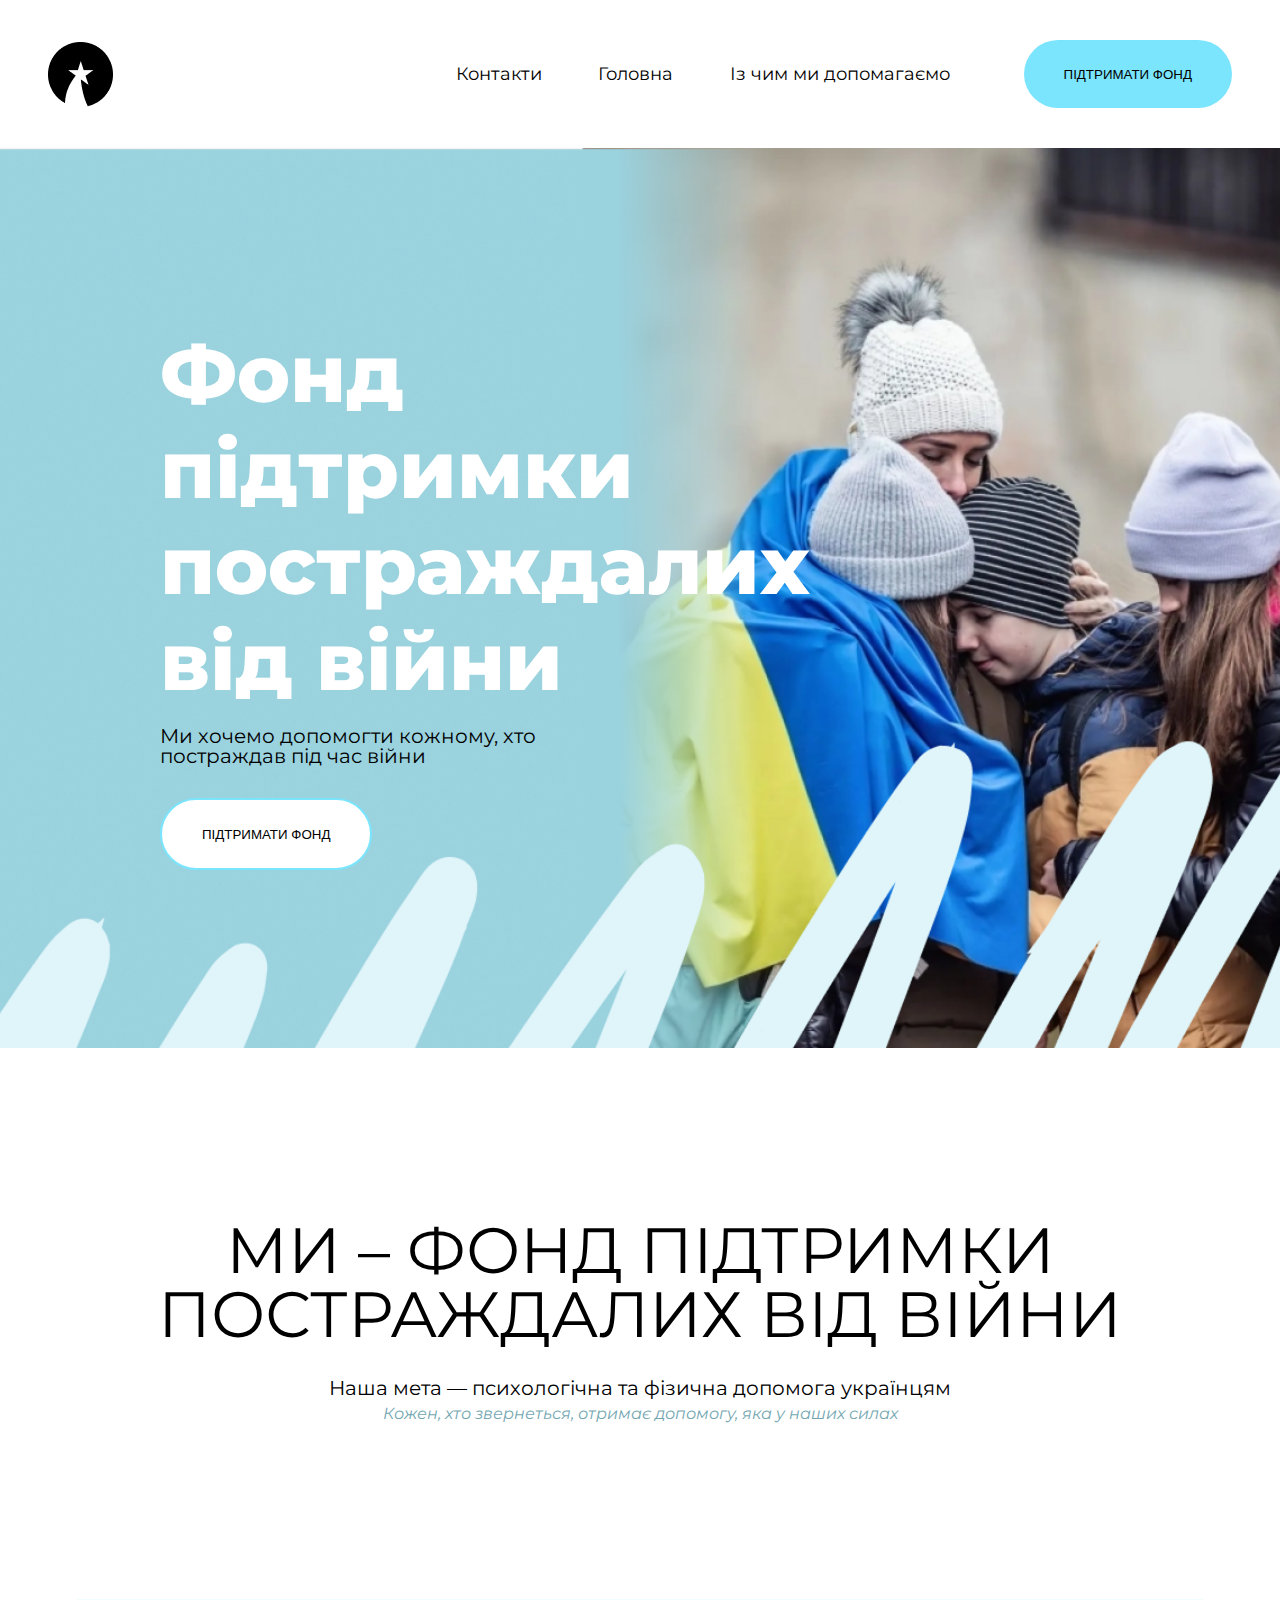
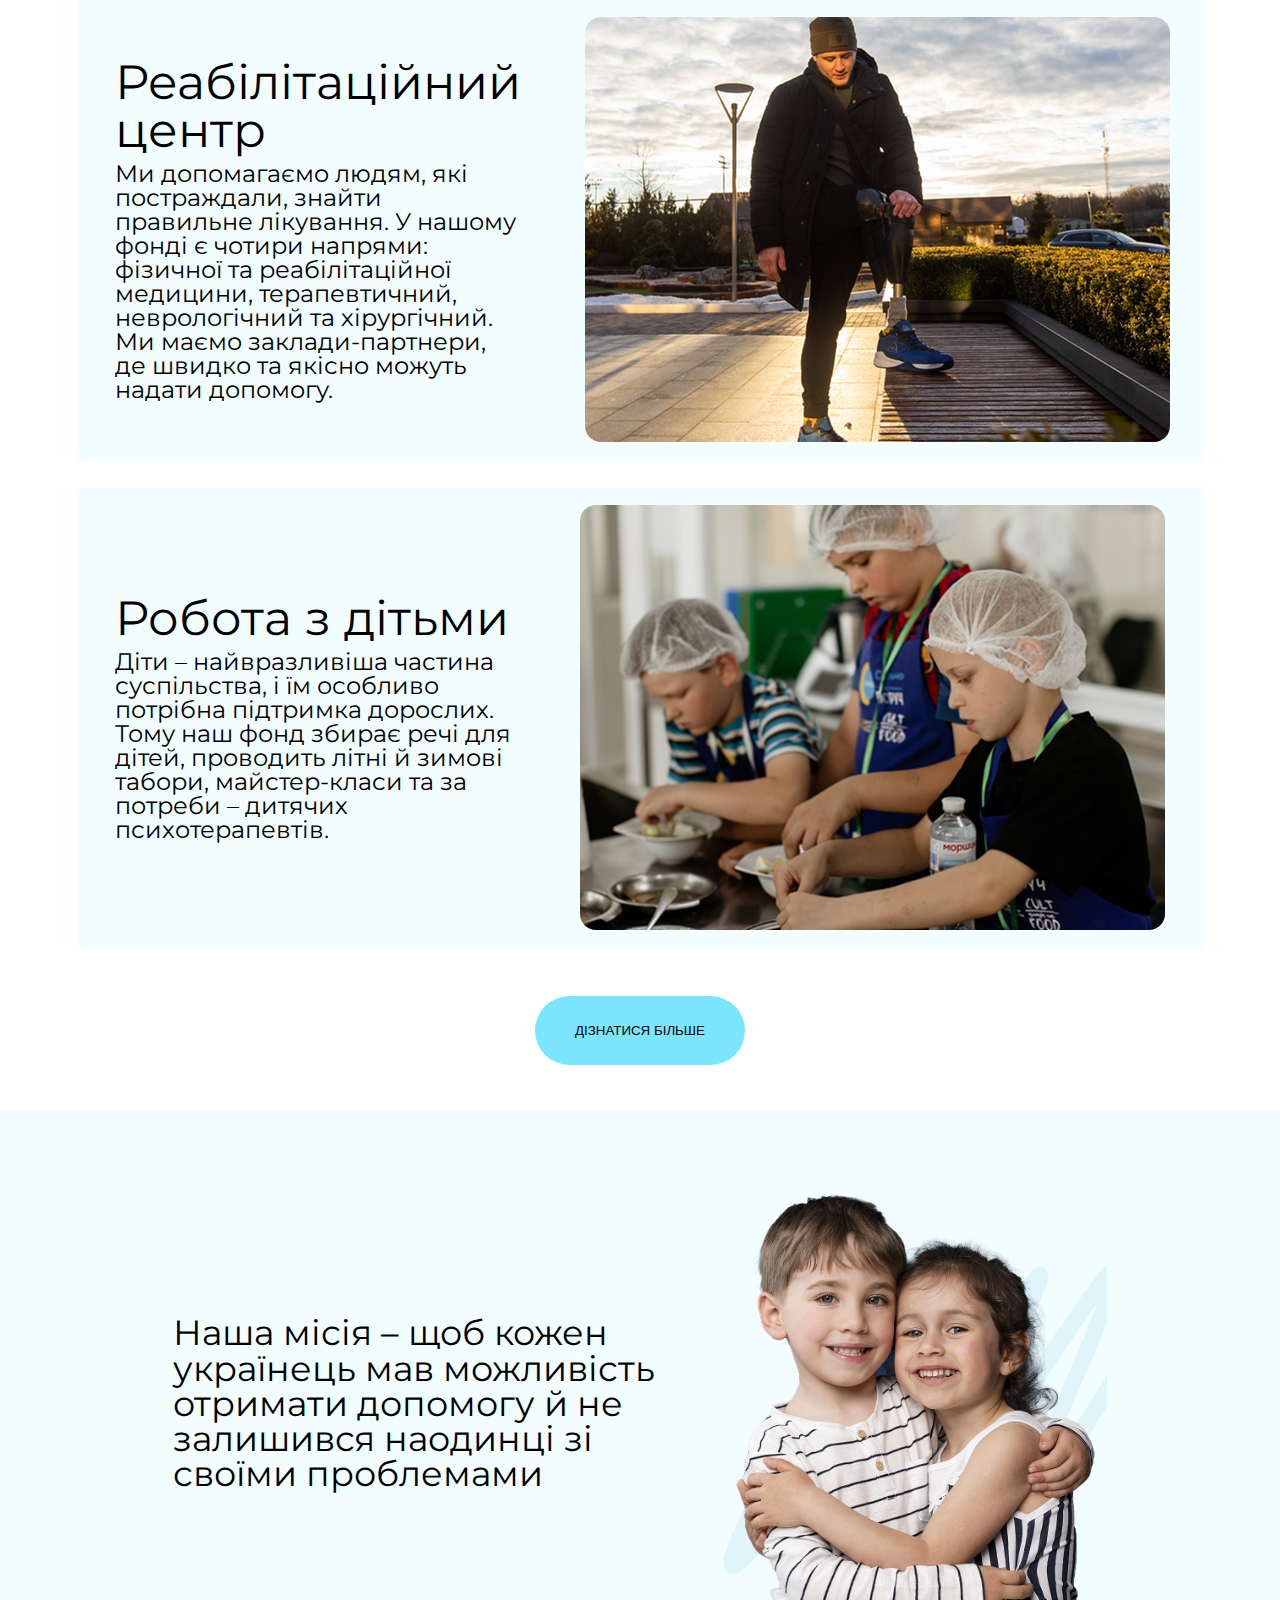
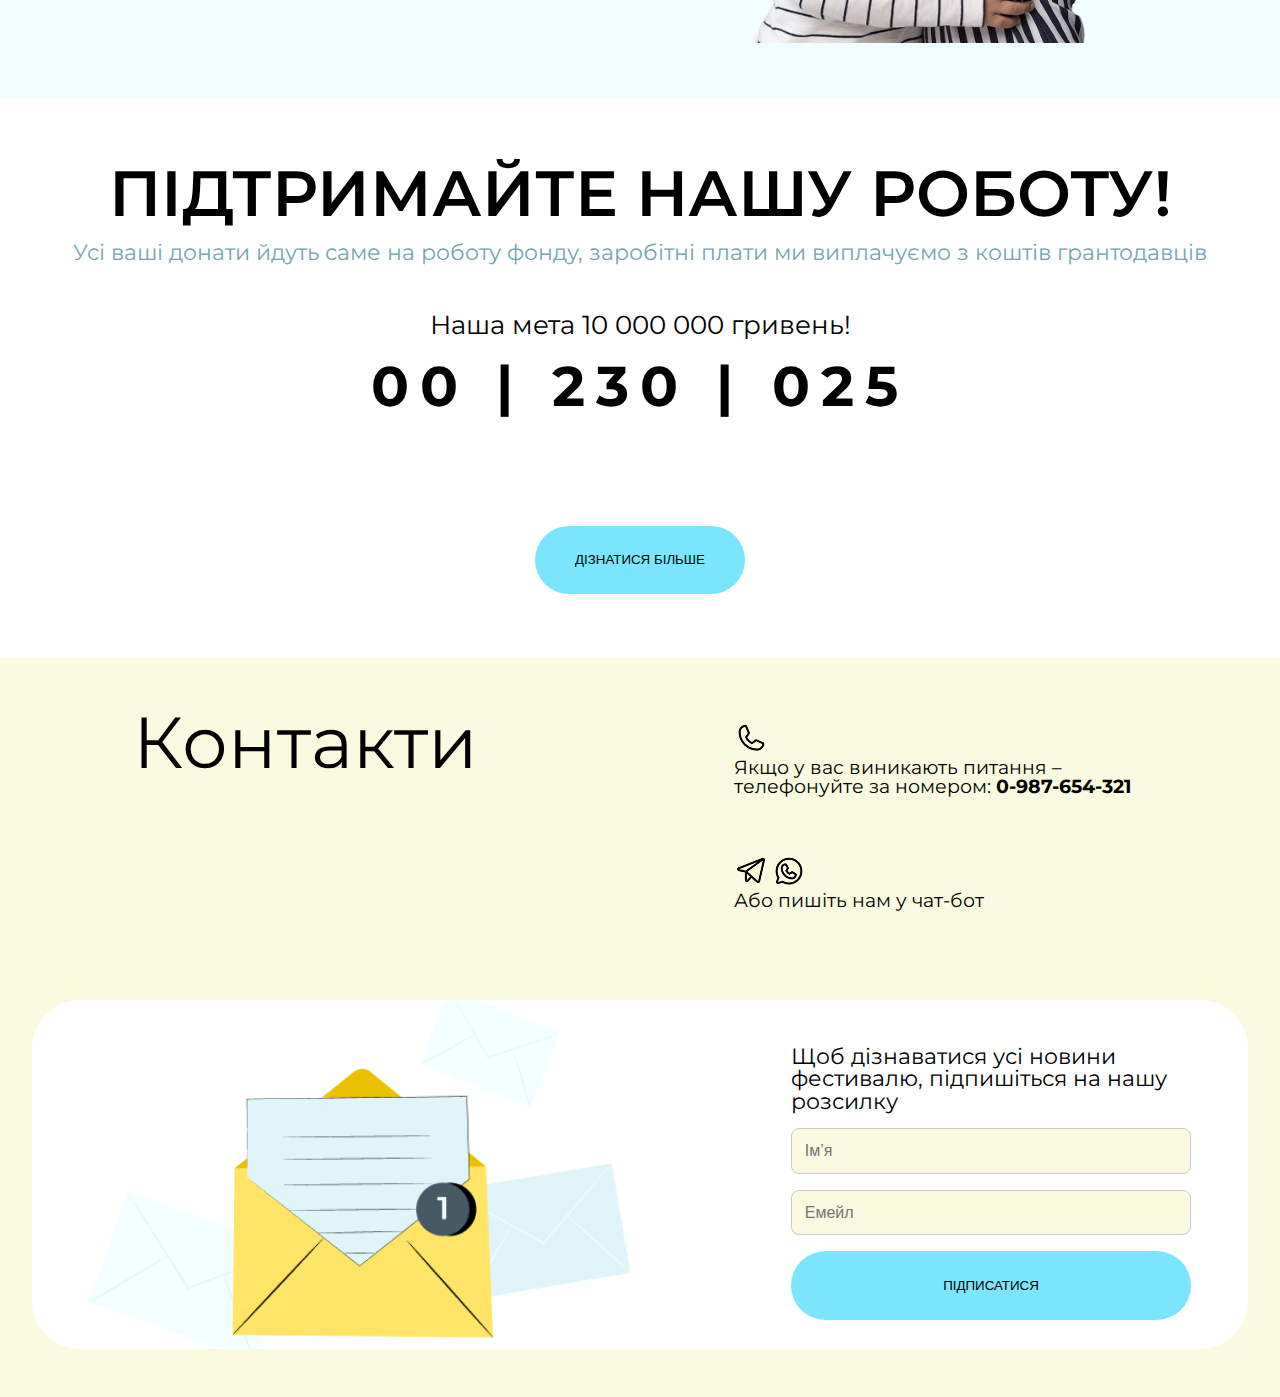
<file: HTML/index.html>
<!DOCTYPE html>
<html lang="uk">
<head>
    <meta charset="UTF-8">
    <meta http-equiv="X-UA-Compatible" content="IE=edge">
    <meta name="viewport" content="width=device-width, initial-scale=1.0">
    <title>Фонд підтримки</title>
    <link rel="stylesheet" href="reset.css">
    <link rel="stylesheet" href="style.css">
</head>
<body>
    <!-- Header -->
        <header class="header-container">
        <img src="./assets/images/Logo.png" class="logo" alt="Логотип">
        <nav class="nav-menu">
            <ul class="menu-list">
                <li class="menu-item">Контакти</li>
                <li class="menu-item">Головна</li>
                <li class="menu-item">Із чим ми допомагаємо</li>
                <li class="menu-item menu-button"><button class="blue-button">Підтримати фонд</button></li>
            </ul>
        </nav>
    </header>
    <!-- Hero Section -->
    <main>
         <section class="first-screen">
            <article class="first-screen-container">
                <h1 class="main-title">Фонд підтримки постраждалих від війни</h1>
                <h3 class="main-description">Ми хочемо допомогти кожному, хто <br> постраждав під час війни</h3>
                <button class="blue-button white-button">Підтримати фонд</button>
             </article>
        </section>
    </main> 
    <!-- About Section -->
    <section class="about-section">
        <article class="about-container">
            <h2 class="about-title">МИ – ФОНД ПІДТРИМКИ <br> ПОСТРАЖДАЛИХ ВІД ВІЙНИ</h2>
            <h4 class="about-subtitle">Наша мета — психологічна та фізична допомога українцям</h4>
            <p class="about-text">Кожен, хто звернеться, отримає допомогу, яка у наших силах</p>
        </article>
    </section>

    <!-- Description Blocks -->
    <section class="description-screen">
        <article class="description-block">
            <div class="flex-wrapper">
                <h3 class="desc-header">Реабілітаційний <br> центр</h3>
                <p class="desc-text">Ми допомагаємо людям, які постраждали, знайти правильне лікування. У нашому фонді є чотири напрями: фізичної та реабілітаційної медицини, терапевтичний, неврологічний та хірургічний. Ми маємо заклади-партнери, де швидко та якісно можуть надати допомогу.</p>
            </div>
                <img src="./assets/images/Rehab.png" alt="Реабілітація постраждалих" class="block-img">
        </article>
        <article class="description-block">
            <div class="flex-wrapper">
                <h3 class="desc-header">Робота з дітьми</h3>
                <p class="desc-text">Діти – найвразливіша частина суспільства, і їм особливо потрібна підтримка дорослих. Тому наш фонд збирає речі для дітей, проводить літні й зимові табори, майстер-класи та за потреби – дитячих психотерапевтів.</p>
            </div>
            <img src="./assets/images/Kids.png" alt="Робота з дітьми" class="block-img">
        </article>
        <div class="more-button-container">
            <button class="blue-button">Дізнатися більше</button>
        </div>
    </section>

    <!-- Mission Section -->
    <section class="mission-section">
        <div class="mission-wrapper">
            <p class="mission-text">Наша місія – щоб кожен українець мав можливість отримати допомогу й не залишився наодинці зі своїми проблемами</p>
        </div>
        <img src="./assets/images/Happy-kids.png" alt="Діти щасливі" class="mission-img">
    </section>

    <!-- Support Section -->
    <section class="support-section">
            <h2 class="support-title">Підтримайте нашу роботу!</h2>
            <p class="support-subtitle">Усі ваші донати йдуть саме на роботу фонду, заробітні плати ми виплачуємо з коштів грантодавців</p>
        <div>
            <p class="support-goal">Наша мета 10 000 000 гривень!</p>
            <p class="support-counter">00 | 230 | 025</p>
        </div>
        <button class="blue-button">Дізнатися більше</button>
    </section>

    <!-- Footer / Contacts -->
    <footer class="contacts-section">
        <section class="contacts-info">
            <h2 class="contacts-title">Контакти</h2>
            <div class="contacts-text-icons">
                <span class="margin">
                <img src="./assets/images/Phone.png" alt="PhoneLogo.png">
                <p class="contacts-text">Якщо у вас виникають питання  –  <br>телефонуйте за номером: <strong class="number">0-987-654-321</strong></p>
                  <img src="./assets/images/TelegramLogo.png" alt="TelegramLogo">
                <img src="./assets/images/WhatsappLogo.png" alt="WhatsappLogo">
                </span>
                <p class="contacts-text">Або пишіть нам у чат-бот</p>
             </div>
            
        </section>
        <section class="contacts-email">
            <img src="./assets/images/Gmail.png" alt="GmailLogo">
            <form class="subscribe-form">
                <p class="subscribe-text">Щоб дізнаватися усі новини фестивалю, підпишіться на нашу розсилку</p>
                <input type="text" class="subscribe-input" placeholder="Ім’я">
                <input type="email" class="subscribe-input" placeholder="Емейл">
                <button type="submit" class="blue-button">Підписатися</button>
            </form>
        </section>
    </footer>
</body>
</html>
</file>
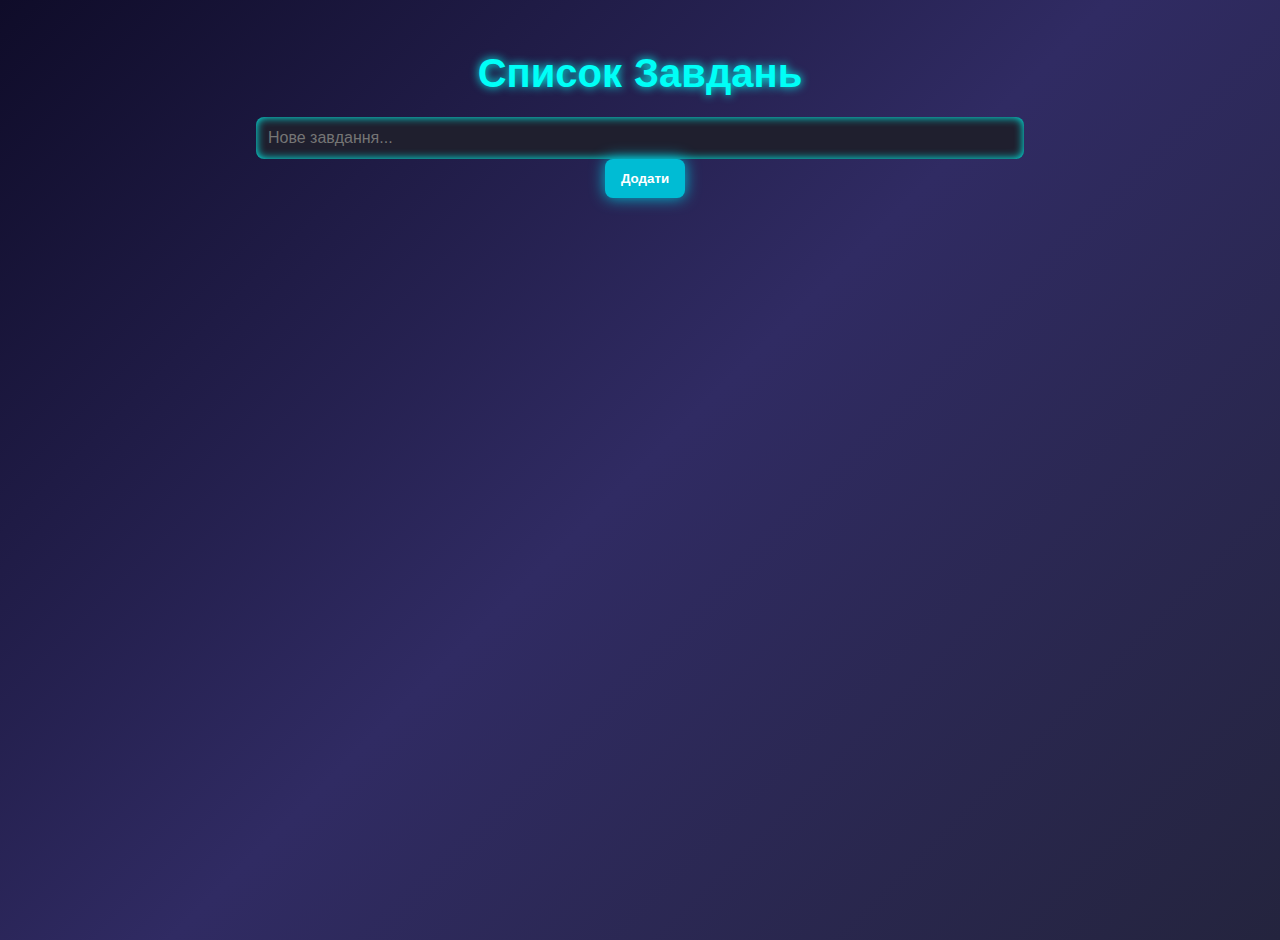
<file: ШІ/index.html>
<!DOCTYPE html>
<html lang="uk">
<head>
  <meta charset="UTF-8" />
  <meta name="viewport" content="width=device-width, initial-scale=1.0" />
  <title>ToDo List (З сервером)</title>
  <link rel="stylesheet" href="style.css" />
</head>
<body>
  <h1>Список Завдань</h1>
  <input type="text" id="taskInput" placeholder="Нове завдання..." />
  <button id="addBtn">Додати</button>
  <ul id="taskList"></ul>

  <script>
    const API_BASE = 'http://localhost:3000/api';
    const taskInput = document.getElementById('taskInput');
    const addBtn = document.getElementById('addBtn');
    const taskList = document.getElementById('taskList');

    async function fetchTasks() {
      const res = await fetch(`${API_BASE}/tasks`);
      return await res.json();
    }

    async function renderTasks() {
      const tasks = await fetchTasks();
      taskList.innerHTML = '';
      tasks.forEach(task => {
        const li = document.createElement('li');
        li.className = task.completed ? 'completed' : '';

        const span = document.createElement('span');
        span.textContent = task.text;
        span.style.cursor = 'pointer';
        span.onclick = () => toggleComplete(task.id);

        const deleteBtn = document.createElement('button');
        deleteBtn.textContent = 'Видалити';
        deleteBtn.className = 'deleteBtn';
        deleteBtn.onclick = () => deleteTask(task.id);

        li.appendChild(span);
        li.appendChild(deleteBtn);
        taskList.appendChild(li);
      });
    }

    async function addTask() {
      const text = taskInput.value.trim();
      if (!text) return;

      await fetch(`${API_BASE}/tasks`, {
        method: 'POST',
        headers: { 'Content-Type': 'application/json' },
        body: JSON.stringify({ text })
      });

      taskInput.value = '';
      renderTasks();
    }

    async function toggleComplete(id) {
      await fetch(`${API_BASE}/tasks/${id}/toggle`, {
        method: 'PUT'
      });
      renderTasks();
    }

    async function deleteTask(id) {
      await fetch(`${API_BASE}/tasks/${id}`, {
        method: 'DELETE'
      });
      renderTasks();
    }

    addBtn.addEventListener('click', addTask);
    taskInput.addEventListener('keypress', (e) => {
      if (e.key === 'Enter') addTask();
    });

    renderTasks();
  </script>
</body>
</html>
</file>
<file: HTML/style.css>
@import url('https://fonts.googleapis.com/css2?family=Montserrat:wght@400;600;800&display=swap');

/* General styles */
body {
    font-family: "Montserrat";
    font-size: 1em;

}

/* Header styles (1 page) */
.header-container {
    display: flex;
    align-items: center;
    padding: 2.5em 3em;
    justify-content: space-between;
    background-color: white;
    top: 0;
    left: 0;
    right: 0;
    
}
.logo{
     max-width: 100%;
}
.nav-menu {
    text-align: right;
}

.menu-list {
    display: flex;
    align-items: center;
    list-style: none;
}

.menu-item {
    margin-left: 3.1em;
    font-size: 1.14rem;
}

.menu-button button {
    margin-left: 1.3em;
}

/* Buttons */
.blue-button {
    text-transform: uppercase;
    background-color: #7AE5FD;
    padding: 2em 3em;
    border-radius: 4.8em;
    border: none;
}

.white-button {
    background-color: white;
    border: 2px solid #7AE5FD;
    color: #000;
}

/* First screen (2 page) */
.first-screen {
    background-image: url('./assets/images/Hero-main.png');
    background-repeat: no-repeat;
    background-size: cover;
    background-position: bottom;
    width: 100vw;
    height: 100vh;
    display: flex;
    flex-direction: row;
    align-items: center;
    max-width: 100%;
}

.first-screen-container {
    width: 50vw;
    padding-left: 10em;
}

.main-title {
    font-weight: 800;
    font-size: 5rem;
    line-height: 1.2;
    margin-bottom: 1rem;
    color:white;
}

.main-description {
    font-size: 1.25rem;
    margin-bottom: 2rem;
}

/* About section (3 page) */
.about-section {
    padding: 10vh 6vw 4vh;
    text-align: center;
}
.about-container{
        margin-top: 5em;
    margin-bottom: 6em;
}
.about-title {
    font-size: 4rem;
    margin-bottom: 0.5em;
    overflow-wrap: break-word;
}

.about-subtitle {
    font-size: 1.25rem;
    margin-bottom: 0.5rem;
}
.about-text {
    font-size: 1rem;
    font-style: italic;
    color:#73A6B1;
}

/* Description blocks (4 page) */
.description-screen {
    padding: 5vh 6vw;
}

.description-block {
    display: flex;
    flex-direction: row;
    background-color: #F1FDFF;
    padding: 2vh 3vw;
    gap: 5vw;
    margin-bottom: 3vh;
    align-items: center;
    justify-content: space-between;
}

.flex-wrapper{
    max-width: 50%;
    word-wrap: break-word;
}

.block-img {
    width: 70vw;
    max-height: 90vh;
    object-fit: cover;
    border-radius: 1em;
}

.desc-header {
    font-size: 3rem;
    margin-bottom: 0.5rem;
}

.desc-text {
    font-size: 1.5rem;
}

.more-button-container {
    text-align: center;
    margin-top: 3em;
}

/* Mission section (5 page) */

.mission-section {
    background-color: #F1FDFF;
    padding: 6vh 6vw;
    display: flex;
    align-items: center; 
    justify-content: center; 
    gap: 3vw; 
    flex-wrap: wrap; 
    text-align: left;
}

.mission-text {
    font-size: 2.2rem;
    max-width: 40vw;
    margin: 0 auto;
}

.mission-img {
    background-image: url(./assets/images/Background-happykids.png) ;
    width: 30vw;
    max-height: 90vh;
    object-fit:contain;
    border-radius: 1em;
}

/* Support section (6 page) */
.support-section {
    text-align: center;
    padding: 4em 2em;
}

.support-title {
    font-size: 4rem;
    margin-bottom: 1rem;
    font-weight: 600;
    text-transform: uppercase;
}

.support-subtitle {
    font-size: 1.4rem;
    margin-bottom: 3rem;
    color:#73A6B1;
}

.support-goal {
    font-size: 1.6rem;
    margin-bottom: 0.8em;
}

.support-counter {
    font-size: 3.5em;
    font-weight: bold;
    letter-spacing: 0.2em;
    margin-bottom: 2em;
}
/* Contacts section (7 page) */
.contacts-section {
    align-items: center;
    background-color: #F9FADF;
    padding: 3em 2em;
}
.contacts-info{ 
    display: flex;
    flex-direction: row;
    justify-content: center;
    gap: 15em;
}
.contacts-title {
    font-size: 4.5rem;
    margin-bottom: 0.5em;
}
.contacts-text-icons{
    padding: 1em;
    margin-bottom: 1em;
}
.margin{
  padding-top: 4em;
  margin-top: 4em;  
}
.contacts-text {
    font-size: 1.2rem;
    margin-bottom: 3em;
}
.number{
    font-weight:bold;
}
.contacts-email{
    display: flex;
    flex-direction:row;
    justify-content: center;
    background-color: white;
    border-radius:3em ;
    align-items: center;
    gap:10em;
}
.subscribe-form {
    display: flex;
    flex-direction: column;
    
    gap: 1em;
    margin-top: 1em;
    max-width: 400px;
}

.subscribe-input {
    padding: 0.8em;
    border-radius: 8px;
    border: 1px solid #ccc;
    font-size: 1rem;
    background-color: #F9FADF;
}

.subscribe-text {
    font-size: 1.4rem;
}

/* Responsive */
@media screen and (max-width: 500px) {
    .description-block {
        flex-direction: column;
    }

    .first-screen-container,
    .block-img,
    .mission-img {
        width: 100%;
        max-width: 100%;
    }

    .first-screen {
        flex-direction: column;
        padding: 2em;
    }

    .header-container {
        flex-direction: column;
        align-items: flex-start;
        gap: 1em;
    }

    .menu-list {
        flex-direction: column;
        align-items: flex-start;
    }

    .subscribe-form {
        max-width: 100%;
    }
}
</file>
<file: ШІ/style.css>
@import url('https://fonts.googleapis.com/css2?family=Orbitron:wght@400;700&display=swap');

    body {
      font-family: 'Orbitron', sans-serif;
      background: linear-gradient(135deg, #0f0c29, #302b63, #24243e);
      color: #00fff7;
      margin: 0;
      padding: 20px;
      display: flex;
      flex-direction: column;
      align-items: center;
      min-height: 100vh;
    }

    h1 {
      font-size: 2.5em;
      margin-bottom: 20px;
      text-shadow: 0 0 10px #00fff7;
    }

    input[type="text"] {
      width: 60%;
      padding: 12px;
      border: none;
      border-radius: 8px;
      outline: none;
      font-size: 1em;
      background: #1f1f2e;
      color: #00fff7;
      box-shadow: 0 0 10px #00fff7 inset;
    }

    button {
      padding: 12px 16px;
      margin-left: 10px;
      border: none;
      border-radius: 8px;
      cursor: pointer;
      background: #ff00cc;
      color: #fff;
      font-weight: bold;
      box-shadow: 0 0 15px #ff00cc;
      transition: background 0.3s;
    }

    button:hover {
      background: #ff33dd;
    }

    #addBtn {
      background-color: #00bcd4;
      box-shadow: 0 0 15px #00bcd4;
    }

    #addBtn:hover {
      background-color: #33d5e6;
    }

    ul {
      list-style: none;
      padding: 0;
      width: 80%;
      max-width: 600px;
      margin-top: 20px;
    }

    li {
      background: rgba(0, 0, 0, 0.5);
      backdrop-filter: blur(10px);
      border: 1px solid #00fff7;
      border-radius: 8px;
      padding: 12px 16px;
      margin-bottom: 10px;
      display: flex;
      justify-content: space-between;
      align-items: center;
      color: #fff;
      transition: transform 0.2s;
    }

    li:hover {
      transform: scale(1.02);
    }

    li.completed span {
      text-decoration: line-through;
      color: #888;
    }

    .deleteBtn {
      background-color: #ff1744;
      box-shadow: 0 0 10px #ff1744;
    }

    .deleteBtn:hover {
      background-color: #ff4569;
    }
</file>
